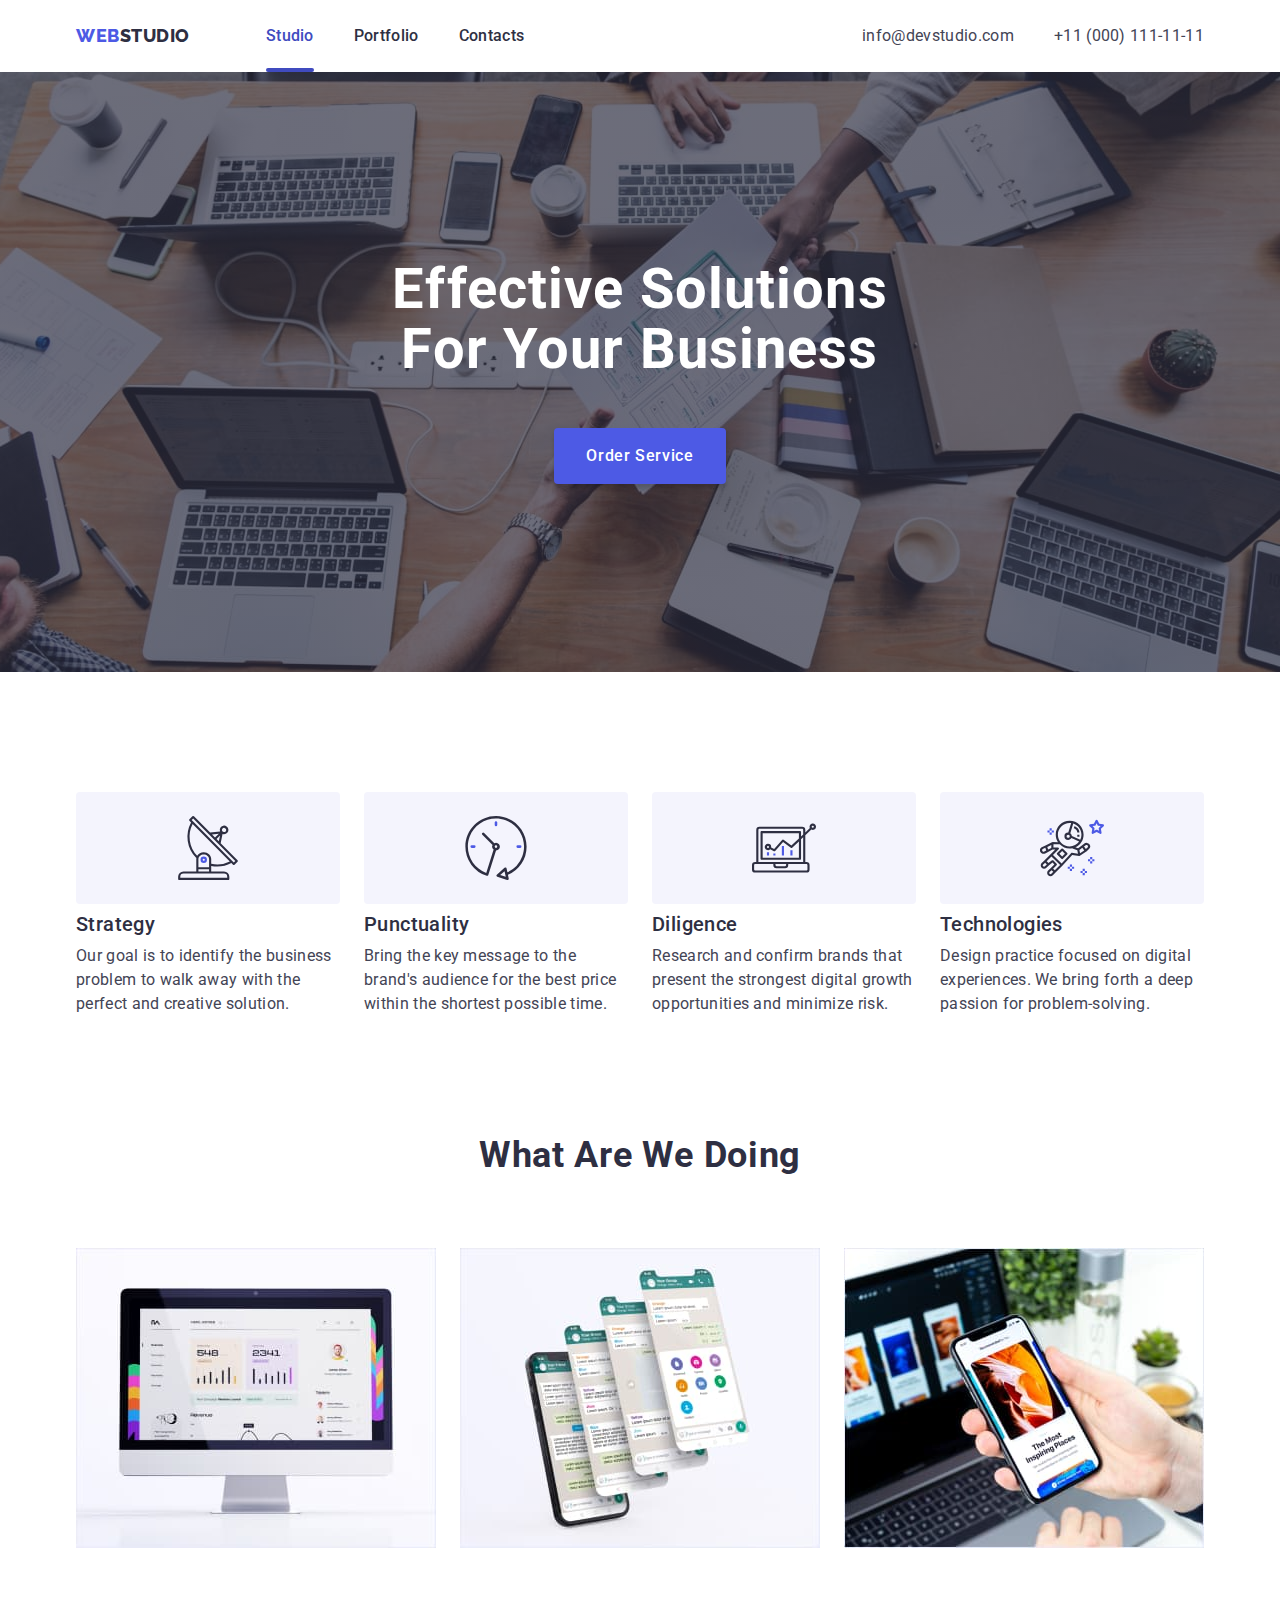
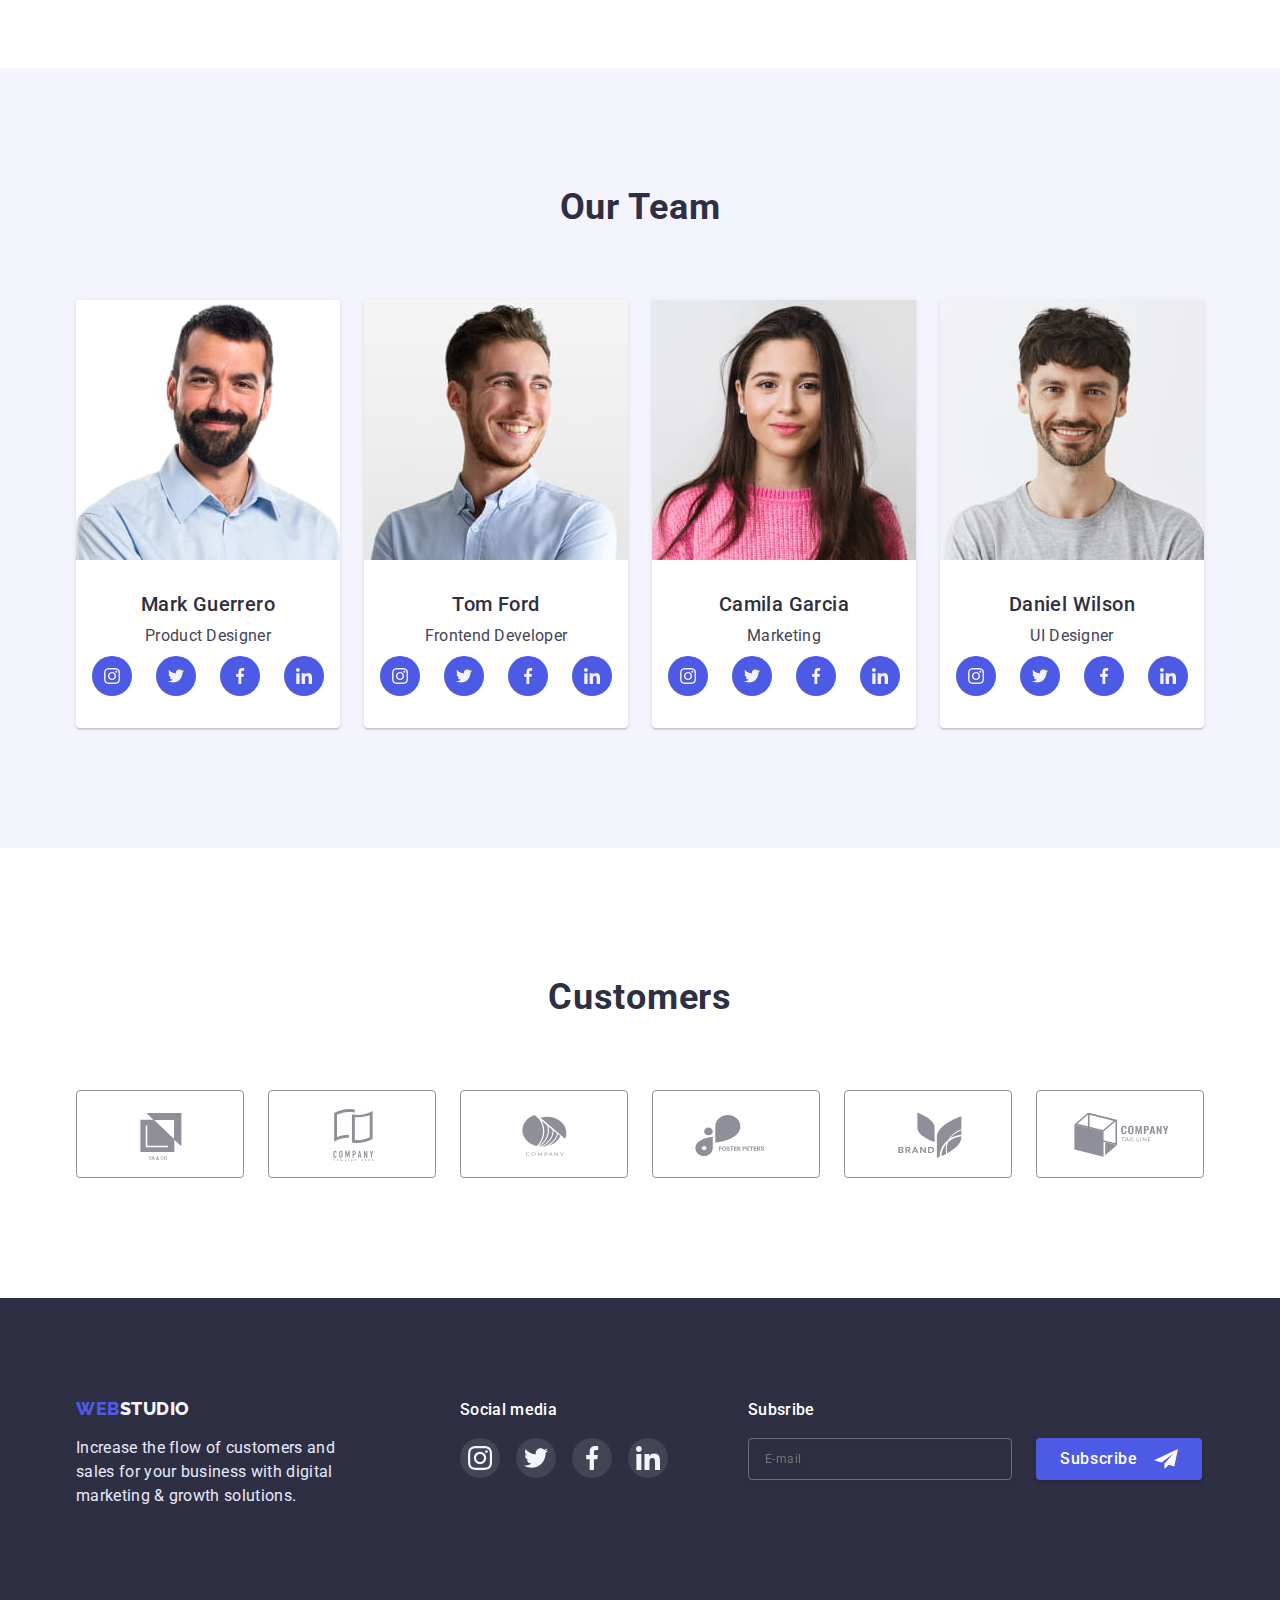
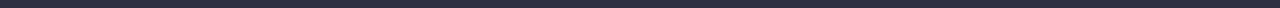
<file: index.html>
<!DOCTYPE html>
<html lang="en">
  <head>
    <meta charset="UTF-8">
    <meta http-equiv="X-UA-Compatible" content="IE=edge">
    <meta name="viewport" content="width=, initial-scale=1.0">
    <title>WebStudio</title>
    <link href="https://fonts.googleapis.com" rel="preconnect">
    <link href="https://fonts.gstatic.com" rel="preconnect" crossorigin>
    <link href="https://fonts.googleapis.com/css2?family=Raleway:wght@800&family=Roboto:wght@400;500;700&display=swap" rel="stylesheet">
    <link href="https://cdn.jsdelivr.net/npm/modern-normalize@1.1.0/modern-normalize.min.css" rel="stylesheet">
    <link href="./css/styles.css" rel="stylesheet">
  </head>
  <body>
    <!--Header-->
    <header class="page-header">
      <div class="container page-header-flex">
        <nav class="page-nav">
          <a class="logo-link link" href="./index.html">Web<span class="theme-light">Studio</span>
          </a>

          <ul class="menu list">
            <li class="menu-item">
              <a class="menu-link link current" href>Studio</a>
            </li>
            <li class="menu-item">
              <a class="menu-link link" href="./portfolio.html">Portfolio</a>
            </li>
            <li class="menu-item">
              <a class="menu-link link" href>Contacts</a>
            </li>
          </ul>
        </nav>

        <address>
          <ul class="contact-list list">
            <li class="contact-list-item">
              <a class="contact-list-link link" href="mailto:info@devstudio.com">info@devstudio.com</a>
            </li>
            <li class="contact-list-item">
              <a class="contact-list-link link" href="tel:+110001111111">+11 (000) 111-11-11</a>
            </li>
          </ul>
        </address>
      </div>
    </header>

    <main>
      <!--Hero-->
      <section class="hero style">
        <div class="container hero-positioning">
          <h1 class="main-title">Effective Solutions for Your Business</h1>
          <button class="modal-btn" data-modal-open type="button">
            Order Service
          </button>
        </div>
      </section>

      <!--Features-->
      <section class="features">
        <div class="container">
          <h2 class="visually-hidden">Features</h2>

          <ul class="features-list list features-list-flex">
            <li class="features-item icon-antenna">
              <h3 class="subtitle">Strategy</h3>
              <p class="description">
                Our goal is to identify the business problem to walk away with
                the perfect and creative solution.
              </p>
            </li>

            <li class="features-item icon-clock">
              <h3 class="subtitle">Punctuality</h3>
              <p class="description">
                Bring the key message to the brand's audience for the best price
                within the shortest possible time.
              </p>
            </li>

            <li class="features-item icon-diagram">
              <h3 class="subtitle">Diligence</h3>
              <p class="description">
                Research and confirm brands that present the strongest digital
                growth opportunities and minimize risk.
              </p>
            </li>

            <li class="features-item icon-astronaut">
              <h3 class="subtitle">Technologies</h3>
              <p class="description">
                Design practice focused on digital experiences. We bring forth a
                deep passion for problem-solving.
              </p>
            </li>
          </ul>
        </div>
      </section>

      <!-- What are we doing -->

      <section class="products">
        <div class="container">
          <h2 class="section-title">What are we doing</h2>

          <ul class="products-list list">
            <li class="product-list-item">
              <img class="product-img" src="./images/img1.jpg" alt="Display" width="360" height="300">
            </li>

            <li class="product-list-item">
              <img class="product-img" src="./images/img2.jpg" alt="Phone screens" width="360" height="300">
            </li>

            <li class="product-list-item">
              <img class="product-img" src="./images/img3.jpg" alt="Smartphone" width="360" height="300">
            </li>
          </ul>
        </div>
      </section>

      <!--Our Team-->
      <section class="team bg">
        <div class="container">
          <h2 class="section-title">Our Team</h2>

          <ul class="team-list list">
            <li class="team-list-item">
              <img src="./images/team-img1.jpg" alt="Photo Mark Guerrero" width="264" height="260">
              <div class="team-member">
                <h3 class="subtitle">Mark Guerrero</h3>
                <p class="description profession">Product Designer</p>
                <ul class="social-list list">
                  <li class="social-list-item">
                    <a class="social-list-link" href>
                      <svg class="social-list-icon" width="16px" height="16px">
                        <use href="./images/sprite.svg#icon-instagram"></use>
                      </svg>
                    </a>
                  </li>
                  <li class="social-list-item">
                    <a class="social-list-link" href>
                      <svg class="social-list-icon" width="16px" height="16px">
                        <use href="./images/sprite.svg#icon-twitter"></use>
                      </svg>
                    </a>
                  </li>
                  <li class="social-list-item">
                    <a class="social-list-link" href>
                      <svg class="social-list-icon" width="16px" height="16px">
                        <use href="./images/sprite.svg#icon-facebook"></use>
                      </svg>
                    </a>
                  </li>
                  <li class="social-list-item">
                    <a class="social-list-link" href>
                      <svg class="social-list-icon" width="16px" height="16px">
                        <use href="./images/sprite.svg#icon-linkedin"></use>
                      </svg>
                    </a>
                  </li>
                </ul>
              </div>
            </li>

            <li class="team-list-item">
              <img src="./images/team-img2.jpg" alt="Photo Tom Ford" width="264" height="260">
              <div class="team-member">
                <h3 class="subtitle">Tom Ford</h3>
                <p class="description profession">Frontend Developer</p>
                <ul class="social-list list">
                  <li class="social-list-item">
                    <a class="social-list-link" href>
                      <svg class="social-list-icon" width="16px" height="16px">
                        <use href="./images/sprite.svg#icon-instagram"></use>
                      </svg>
                    </a>
                  </li>
                  <li class="social-list-item">
                    <a class="social-list-link" href>
                      <svg class="social-list-icon" width="16px" height="16px">
                        <use href="./images/sprite.svg#icon-twitter"></use>
                      </svg>
                    </a>
                  </li>
                  <li class="social-list-item">
                    <a class="social-list-link" href>
                      <svg class="social-list-icon" width="16px" height="16px">
                        <use href="./images/sprite.svg#icon-facebook"></use>
                      </svg>
                    </a>
                  </li>
                  <li class="social-list-item">
                    <a class="social-list-link" href>
                      <svg class="social-list-icon" width="16px" height="16px">
                        <use href="./images/sprite.svg#icon-linkedin"></use>
                      </svg>
                    </a>
                  </li>
                </ul>
              </div>
            </li>

            <li class="team-list-item">
              <img src="./images/team-img3.jpg" alt="Photo Camila Garcia" width="264" height="260">
              <div class="team-member">
                <h3 class="subtitle">Camila Garcia</h3>
                <p class="description profession">Marketing</p>
                <ul class="social-list list">
                  <li class="social-list-item">
                    <a class="social-list-link" href>
                      <svg class="social-list-icon" width="16px" height="16px">
                        <use href="./images/sprite.svg#icon-instagram"></use>
                      </svg>
                    </a>
                  </li>
                  <li class="social-list-item">
                    <a class="social-list-link" href>
                      <svg class="social-list-icon" width="16px" height="16px">
                        <use href="./images/sprite.svg#icon-twitter"></use>
                      </svg>
                    </a>
                  </li>
                  <li class="social-list-item">
                    <a class="social-list-link" href>
                      <svg class="social-list-icon" width="16px" height="16px">
                        <use href="./images/sprite.svg#icon-facebook"></use>
                      </svg>
                    </a>
                  </li>
                  <li class="social-list-item">
                    <a class="social-list-link" href>
                      <svg class="social-list-icon" width="16px" height="16px">
                        <use href="./images/sprite.svg#icon-linkedin"></use>
                      </svg>
                    </a>
                  </li>
                </ul>
              </div>
            </li>

            <li class="team-list-item">
              <img src="./images/team-img4.jpg" alt="Photo Daniel Wilson" width="264" height="260">
              <div class="team-member">
                <h3 class="subtitle">Daniel Wilson</h3>
                <p class="description profession">UI Designer</p>
                <ul class="social-list list">
                  <li class="social-list-item">
                    <a class="social-list-link" href>
                      <svg class="social-list-icon" width="16px" height="16px">
                        <use href="./images/sprite.svg#icon-instagram"></use>
                      </svg>
                    </a>
                  </li>
                  <li class="social-list-item">
                    <a class="social-list-link" href>
                      <svg class="social-list-icon" width="16px" height="16px">
                        <use href="./images/sprite.svg#icon-twitter"></use>
                      </svg>
                    </a>
                  </li>
                  <li class="social-list-item">
                    <a class="social-list-link" href>
                      <svg class="social-list-icon" width="16px" height="16px">
                        <use href="./images/sprite.svg#icon-facebook"></use>
                      </svg>
                    </a>
                  </li>
                  <li class="social-list-item">
                    <a class="social-list-link" href>
                      <svg class="social-list-icon" width="16px" height="16px">
                        <use href="./images/sprite.svg#icon-linkedin"></use>
                      </svg>
                    </a>
                  </li>
                </ul>
              </div>
            </li>
          </ul>
        </div>
      </section>

      <!-- Customers -->

      <section class="customers">
        <div class="container">
          <h2 class="section-title">Customers</h2>
          <ul class="customers-list list">
            <li class="customers-list-item">
              <a class="customers-list-link" href>
                <svg class="customers-list-icon" width="104px" height="56px">
                  <use href="./images/sprite.svg#icon-logo1"></use>
                </svg>
              </a>
            </li>

            <li class="customers-list-item">
              <a class="customers-list-link" href>
                <svg class="customers-list-icon" width="104px" height="56px">
                  <use href="./images/sprite.svg#icon-logo2"></use>
                </svg>
              </a>
            </li>

            <li class="customers-list-item">
              <a class="customers-list-link" href>
                <svg class="customers-list-icon" width="104px" height="56px">
                  <use href="./images/sprite.svg#icon-logo3"></use>
                </svg>
              </a>
            </li>
            <li class="customers-list-item">
              <a class="customers-list-link" href>
                <svg class="customers-list-icon" width="104px" height="56px">
                  <use href="./images/sprite.svg#icon-logo4"></use>
                </svg>
              </a>
            </li>
            <li class="customers-list-item">
              <a class="customers-list-link" href>
                <svg class="customers-list-icon" width="104px" height="56px">
                  <use href="./images/sprite.svg#icon-logo5"></use>
                </svg>
              </a>
            </li>
            <li class="customers-list-item">
              <a class="customers-list-link" href>
                <svg class="customers-list-icon" width="104px" height="56px">
                  <use href="./images/sprite.svg#icon-logo6"></use>
                </svg>
              </a>
            </li>
          </ul>
        </div>
      </section>
    </main>

    <!--Footer-->

    <footer class="page-footer style">
      <div class="container page-footer-flex">
        <div class="tex-position">
          <a class="logo-link size link" href="./index.html">Web<span class="theme-dark">Studio</span>
          </a>
          <p class="description dark">
            Increase the flow of customers and sales for your business with
            digital marketing & growth solutions.
          </p>
        </div>
        <div class="social-media-part">
          <b class="social-media">Social media</b>
          <ul class="social-list list footer-list">
            <li class="social-list-item">
              <a class="social-list-link footer-link" href>
                <svg class="social-list-icon" width="24px" height="24px">
                  <use href="./images/sprite.svg#icon-instagram"></use>
                </svg>
              </a>
            </li>
            <li class="social-list-item">
              <a class="social-list-link footer-link" href>
                <svg class="social-list-icon" width="24px" height="24px">
                  <use href="./images/sprite.svg#icon-twitter"></use>
                </svg>
              </a>
            </li>
            <li class="social-list-item">
              <a class="social-list-link footer-link" href>
                <svg class="social-list-icon" width="24px" height="24px">
                  <use href="./images/sprite.svg#icon-facebook"></use>
                </svg>
              </a>
            </li>
            <li class="social-list-item">
              <a class="social-list-link footer-link" href>
                <svg class="social-list-icon" width="24px" height="24px">
                  <use href="./images/sprite.svg#icon-linkedin"></use>
                </svg>
              </a>
            </li>
          </ul>
        </div>

        <div class="subscribe">
          <b class="subscribe-title">Subsribe</b>
          <form class="subscribe-form">
            <label>
              <input class="modal-form-subscribe" name="user-email" type="email" placeholder="E-mail" required>
            </label>
            <button class="modal-btn subscribe-btn" type="submit">
              Subscribe
              <svg class="subcribe-icon" width="24px" height="24px">
                <use href="./images/sprite.svg#icon-subscribe"></use>
              </svg>
            </button>
          </form>
        </div>
      
      </div>
    </footer>
    <div class="backdrop is-hidden" data-modal>
      <div class="modal">
        <button class="modal-close-btn" data-modal-close type="button">
          <svg class="modal-close-icon" width="8px" height="8px">
            <use href="./images/sprite.svg#icon-modal-close"></use>
          </svg>
        </button>
        <b class="modal-title">Leave your contacts and we will call you back</b>
        <form class="modal-form">
          <label class="modal-form-field">
            <span class="field-description">Name</span>
            <span class="modal-form-input-wrapper">
              <input class="modal-form-input" name="user-name" type="text" required minlength="2" pattern="[a-zA-Zа-яА-ЯїЇ]+">
              <svg class="modal-form-input-icon" width="18px" height="18px">
                <use href="./images/sprite.svg#icon-modal-form-person"></use>
              </svg>
            </span>
          </label>
          <label class="modal-form-field">
            <span class="field-description">Phone</span>
            <span class="modal-form-input-wrapper">
              <input class="modal-form-input" name="user-phone" type="tel" title="XXX-XXX-XX-XX" required pattern="[0-9]{3}-[0-9]{3}-[0-9]{2}-[0-9]{2}">
              <svg class="modal-form-input-icon" width="18px" height="24px">
                <use href="./images/sprite.svg#icon-modal-form-phone"></use>
              </svg>
            </span>
          </label>
          <label class="modal-form-field">
            <span class="field-description">Email</span>
            <span class="modal-form-input-wrapper">
              <input class="modal-form-input" name="user-email" type="email" required>
              <svg class="modal-form-input-icon" width="18px" height="24px">
                <use href="./images/sprite.svg#icon-modal-form-email"></use>
              </svg>
            </span>
          </label>
          <label class="modal-form-field">
            <span class="field-description">Comment</span>
            <textarea class="modal-form-message" name="user-message" placeholder="Text input"></textarea>
          </label>
          <input class="modal-form-check visually-hidden" id="user-policy" name="user-policy" type="checkbox">
          <label class="check-description" for="user-policy">I accept the terms and conditions of the&nbsp;<a class="check-description-link" href>Privacy Policy</a>
          </label>
          <button class="modal-btn send" type="submit">Send</button>
        </form>
      </div>
    </div>
    <script src="./js/modal.js"></script>
  </body>
</html>
</file>
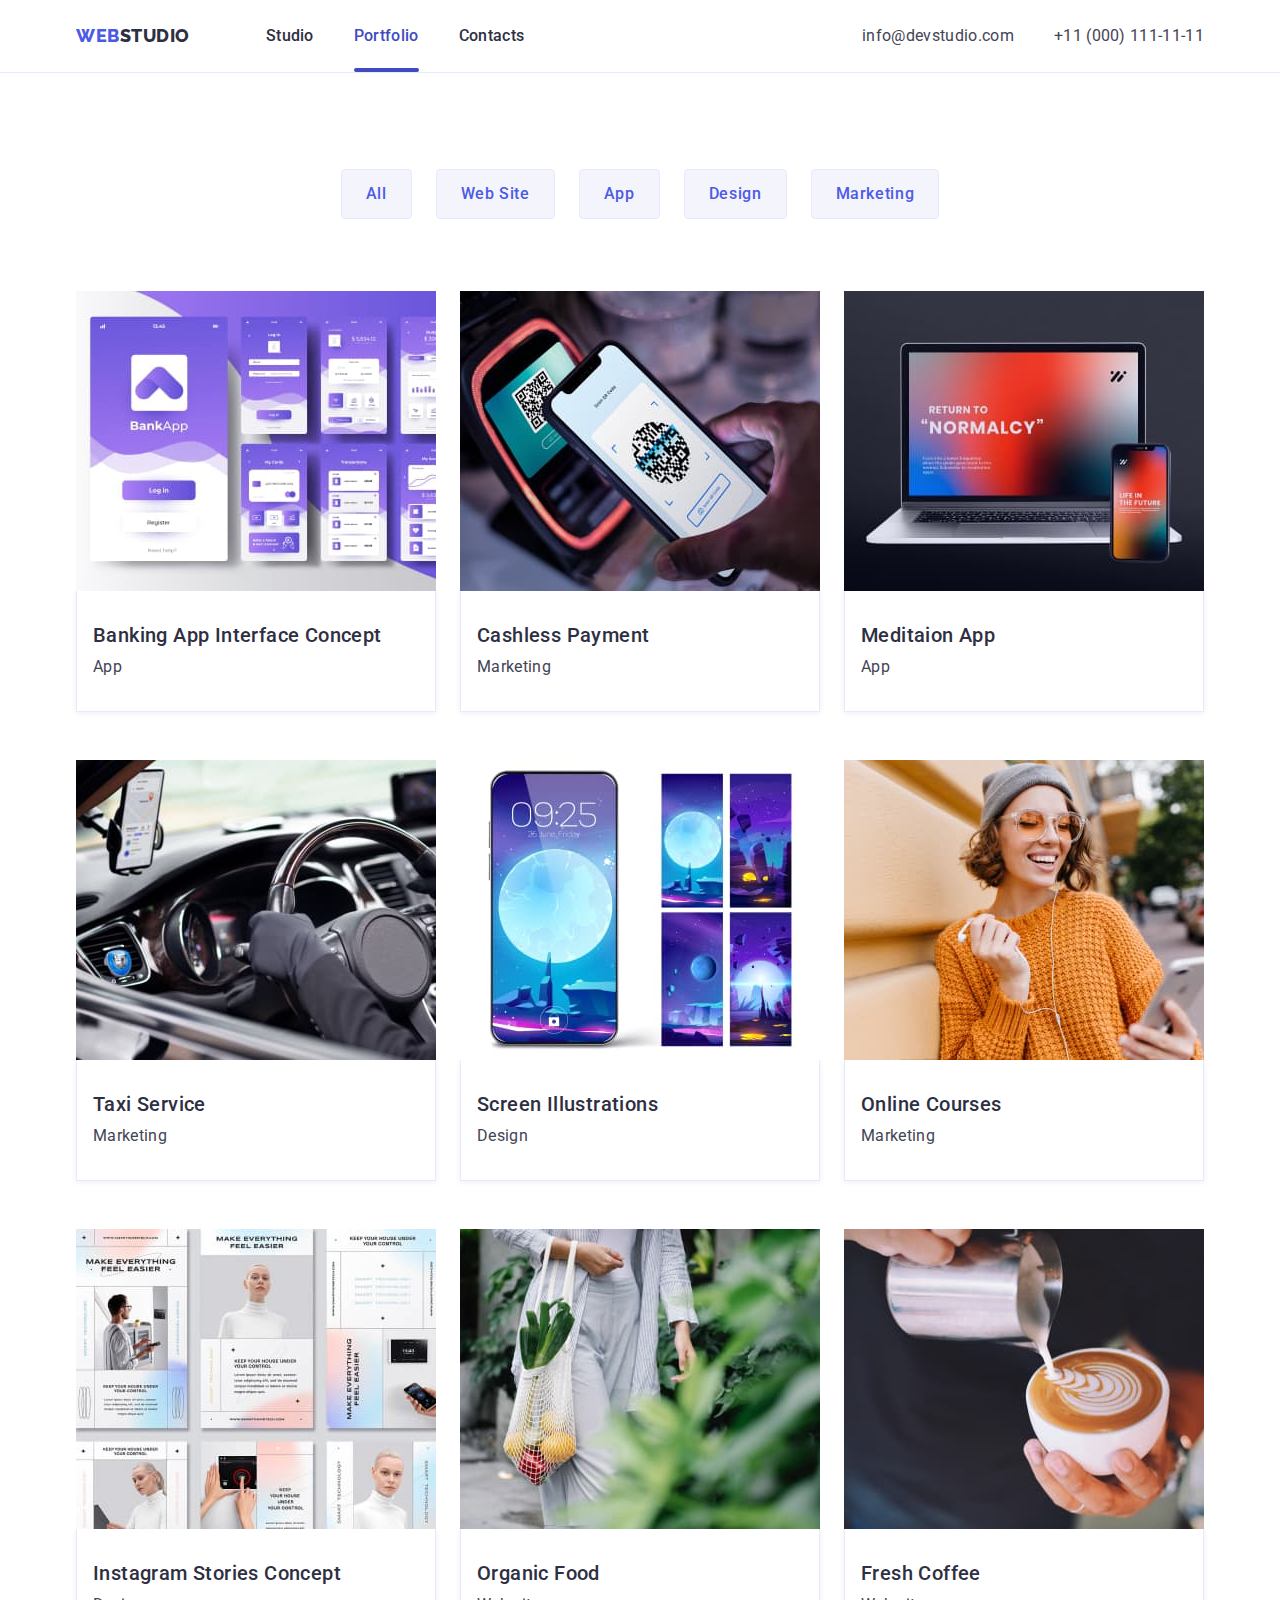
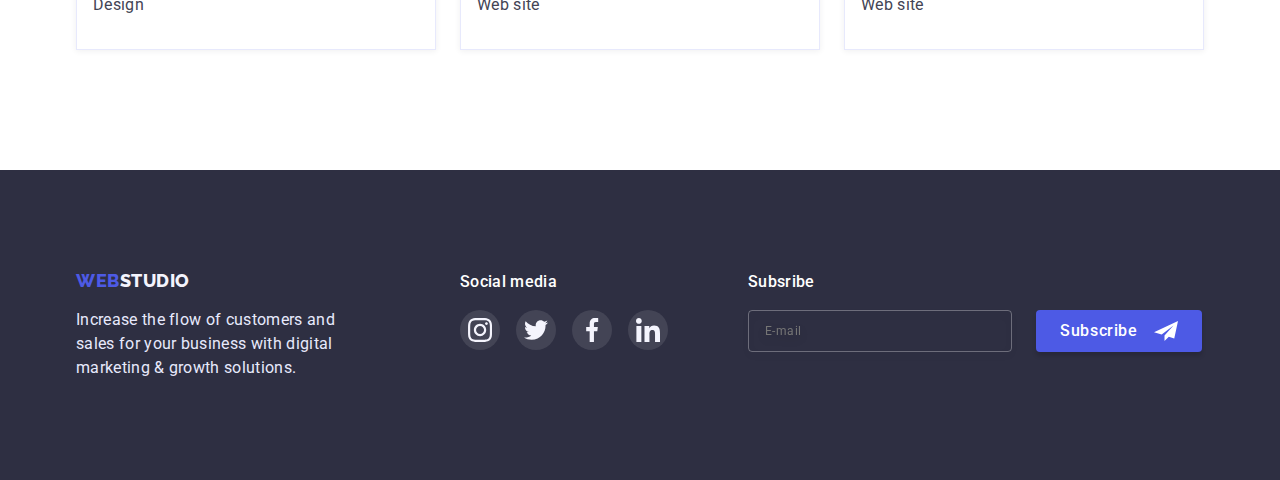
<file: portfolio.html>
<!DOCTYPE html>
<html lang="en">
  <head>
    <meta charset="UTF-8" />
    <meta http-equiv="X-UA-Compatible" content="IE=edge" />
    <meta name="viewport" content="width=, initial-scale=1.0" />
    <title>Portfolio</title>
    <link rel="preconnect" href="https://fonts.googleapis.com" />
    <link rel="preconnect" href="https://fonts.gstatic.com" crossorigin />
    <link
      href="https://fonts.googleapis.com/css2?family=Raleway:wght@800&family=Roboto:wght@400;500;700&display=swap"
      rel="stylesheet"
    />
    <link
      rel="stylesheet"
      href="https://cdn.jsdelivr.net/npm/modern-normalize@1.1.0/modern-normalize.min.css"
    />
    <link rel="stylesheet" href="./css/styles.css" />
  </head>
  <body>
    <!--Header-->
    <header class="page-header line">
      <div class="container page-header-flex">
        <nav class="page-nav">
          <a class="logo-link link" href="./index.html"
            >Web<span class="theme-light">Studio</span>
          </a>

          <ul class="menu list">
            <li class="menu-item">
              <a class="menu-link link" href="./index.html">Studio</a>
            </li>
            <li class="menu-item">
              <a class="menu-link link current" href="">Portfolio</a>
            </li>
            <li class="menu-item">
              <a class="menu-link link" href="">Contacts</a>
            </li>
          </ul>
        </nav>

        <address>
          <ul class="contact-list list">
            <li class="contact-list-item">
              <a class="contact-list-link link" href="mailto:info@devstudio.com"
                >info@devstudio.com</a
              >
            </li>
            <li class="contact-list-item">
              <a class="contact-list-link link" href="tel:+110001111111"
                >+11 (000) 111-11-11</a
              >
            </li>
          </ul>
        </address>
      </div>
    </header>

    <main>
      <!--Projects-->
      <section class="projects">
        <div class="container">
          <h1 class="visually-hidden">Projects</h1>

          <ul class="filter list">
            <li class="filter-item">
              <button class="filter-btn" type="button">All</button>
            </li>

            <li class="filter-item">
              <button class="filter-btn" type="button">Web Site</button>
            </li>

            <li class="filter-item">
              <button class="filter-btn" type="button">App</button>
            </li>

            <li class="filter-item">
              <button class="filter-btn" type="button">Design</button>
            </li>

            <li class="filter-item">
              <button class="filter-btn" type="button">Marketing</button>
            </li>
          </ul>

          <ul class="project-list list">
            <li class="project-list-item">
              <a class="project-link link" href="">
                <div class="overlay-wrap">
                  <img
                    class="project-img"
                    src="./images/project1.jpg"
                    alt="Photo Banking App"
                    width="360"
                    height="300"
                  />
                  <p class="overlay">
                    14 Stylish and User-Friendly App Design Concepts · Task
                    Manager App · Calorie Tracker App · Exotic Fruit Ecommerce
                    App · Cloud Storage App
                  </p>
                </div>
                <div class="card-content">
                  <h2 class="subtitle">Banking App Interface Concept</h2>
                  <p class="description">App</p>
                </div>
              </a>
            </li>

            <li class="project-list-item">
              <a class="project-link link" href="">
                <div class="overlay-wrap">
                  <img
                    class="project-img"
                    src="./images/project2.jpg"
                    alt="Photo Cashless Payment"
                    width="360"
                    height="300"
                  />
                  <p class="overlay">
                    14 Stylish and User-Friendly App Design Concepts · Task
                    Manager App · Calorie Tracker App · Exotic Fruit Ecommerce
                    App · Cloud Storage App
                  </p>
                </div>
                <div class="card-content">
                  <h2 class="subtitle">Cashless Payment</h2>
                  <p class="description">Marketing</p>
                </div>
              </a>
            </li>

            <li class="project-list-item">
              <a class="project-link link" href="">
                <div class="overlay-wrap">
                  <img
                    class="project-img"
                    src="./images/project3.jpg"
                    alt="Photo Meditaion App"
                    width="360"
                    height="300"
                  />
                  <p class="overlay">
                    14 Stylish and User-Friendly App Design Concepts · Task
                    Manager App · Calorie Tracker App · Exotic Fruit Ecommerce
                    App · Cloud Storage App
                  </p>
                </div>
                <div class="card-content">
                  <h2 class="subtitle">Meditaion App</h2>
                  <p class="description">App</p>
                </div>
              </a>
            </li>

            <li class="project-list-item">
              <a class="project-link link" href="">
                <div class="overlay-wrap">
                  <img
                    class="project-img"
                    src="./images/project4.jpg"
                    alt="Photo Taxi Service"
                    width="360"
                    height="300"
                  />
                  <p class="overlay">
                    14 Stylish and User-Friendly App Design Concepts · Task
                    Manager App · Calorie Tracker App · Exotic Fruit Ecommerce
                    App · Cloud Storage App
                  </p>
                </div>
                <div class="card-content">
                  <h2 class="subtitle">Taxi Service</h2>
                  <p class="description">Marketing</p>
                </div>
              </a>
            </li>

            <li class="project-list-item">
              <a class="project-link link" href="">
                <div class="overlay-wrap">
                  <img
                    class="project-img"
                    src="./images/project5.jpg"
                    alt="Photo Screen Illustrations"
                    width="360"
                    height="300"
                  />
                  <p class="overlay">
                    14 Stylish and User-Friendly App Design Concepts · Task
                    Manager App · Calorie Tracker App · Exotic Fruit Ecommerce
                    App · Cloud Storage App
                  </p>
                </div>
                <div class="card-content">
                  <h2 class="subtitle">Screen Illustrations</h2>
                  <p class="description">Design</p>
                </div>
              </a>
            </li>

            <li class="project-list-item">
              <a class="project-link link" href="">
                <div class="overlay-wrap">
                  <img
                    class="project-img"
                    src="./images/project6.jpg"
                    alt="Photo Online Courses"
                    width="360"
                    height="300"
                  />
                  <p class="overlay">
                    14 Stylish and User-Friendly App Design Concepts · Task
                    Manager App · Calorie Tracker App · Exotic Fruit Ecommerce
                    App · Cloud Storage App
                  </p>
                </div>
                <div class="card-content">
                  <h2 class="subtitle">Online Courses</h2>
                  <p class="description">Marketing</p>
                </div>
              </a>
            </li>

            <li class="project-list-item">
              <a class="project-link link" href="">
                <div class="overlay-wrap">
                  <img
                    class="project-img"
                    src="./images/project7.jpg"
                    alt="Photo Instagram Stories Concept"
                    width="360"
                    height="300"
                  />
                  <p class="overlay">
                    14 Stylish and User-Friendly App Design Concepts · Task
                    Manager App · Calorie Tracker App · Exotic Fruit Ecommerce
                    App · Cloud Storage App
                  </p>
                </div>
                <div class="card-content">
                  <h2 class="subtitle">Instagram Stories Concept</h2>
                  <p class="description">Design</p>
                </div>
              </a>
            </li>

            <li class="project-list-item">
              <a class="project-link link" href="">
                <div class="overlay-wrap">
                  <img
                    class="project-img"
                    src="./images/project8.jpg"
                    alt="Photo Organic Food"
                    width="360"
                    height="300"
                  />
                  <p class="overlay">
                    14 Stylish and User-Friendly App Design Concepts · Task
                    Manager App · Calorie Tracker App · Exotic Fruit Ecommerce
                    App · Cloud Storage App
                  </p>
                </div>
                <div class="card-content">
                  <h2 class="subtitle">Organic Food</h2>
                  <p class="description">Web site</p>
                </div>
              </a>
            </li>

            <li class="project-list-item">
              <a class="project-link link" href="">
                <div class="overlay-wrap">
                  <img
                    class="project-img"
                    src="./images/project9.jpg"
                    alt="Photo Fresh Coffee"
                    width="360"
                    height="300"
                  />

                  <p class="overlay">
                    14 Stylish and User-Friendly App Design Concepts · Task
                    Manager App · Calorie Tracker App · Exotic Fruit Ecommerce
                    App · Cloud Storage App
                  </p>
                </div>
                <div class="card-content">
                  <h2 class="subtitle">Fresh Coffee</h2>
                  <p class="description">Web site</p>
                </div>
              </a>
            </li>
          </ul>
        </div>
      </section>
    </main>

    <!--Footer-->

    <footer class="page-footer style">
      <div class="container page-footer-flex">
        <div class="tex-position">
          <a class="logo-link size link" href="./index.html"
            >Web<span class="theme-dark">Studio</span>
          </a>
          <p class="description dark">
            Increase the flow of customers and sales for your business with
            digital marketing & growth solutions.
          </p>
        </div>
        <div class="social-media-part">
          <h2 class="social-media">Social media</h2>
          <ul class="social-list list footer-list">
            <li class="social-list-item">
              <a href="" class="social-list-link footer-link">
                <svg class="social-list-icon" width="24px" height="24px">
                  <use href="./images/sprite.svg#icon-instagram"></use>
                </svg>
              </a>
            </li>
            <li class="social-list-item">
              <a href="" class="social-list-link footer-link">
                <svg class="social-list-icon" width="24px" height="24px">
                  <use href="./images/sprite.svg#icon-twitter"></use>
                </svg>
              </a>
            </li>
            <li class="social-list-item">
              <a href="" class="social-list-link footer-link">
                <svg class="social-list-icon" width="24px" height="24px">
                  <use href="./images/sprite.svg#icon-facebook"></use>
                </svg>
              </a>
            </li>
            <li class="social-list-item">
              <a href="" class="social-list-link footer-link">
                <svg class="social-list-icon" width="24px" height="24px">
                  <use href="./images/sprite.svg#icon-linkedin"></use>
                </svg>
              </a>
            </li>
          </ul>
        </div>

        <div class="subscribe">
          <b class="subscribe-title">Subsribe</b>
          <form class="subscribe-form">
            <label>
              <input
                type="email"
                name="user-email"
                class="modal-form-subscribe"
                placeholder="E-mail"
                required
              />
            </label>
            <button type="submit" class="modal-btn subscribe-btn">
              Subscribe
              <svg class="subcribe-icon" width="24px" height="24px">
                <use href="./images/sprite.svg#icon-subscribe"></use>
              </svg>
            </button>
          </form>
        </div>
      </div>
    </footer>
  </body>
</html>
</file>
<file: css/styles.css>
:root {
  --primary-font: "Roboto", sans-serif;
  --primary-font-size: 16px;
  --primary-text-color: #434455;
  --secondary-text-color: #2e2f42;
  --primary-text-color-theme-dark: #e7e9fc;
  --secondary-text-color-theme-dark: #ffffff;
  --primary-logo-text-color: #4d5ae5;
  --logo-text-color-theme-light: #2e2f42;
  --logo-text-color-theme-dark: #f4f4fd;
  --accent-color: #404bbf;
  --button-color: #4d5ae5;
  --secondary-button-color: #f4f4fd;
  --primary-bg-color: #ffffff;
  --secondary-bg-color: #2e2f42;
  --third-bg-color: #f4f4fd;
  --decoration-color: #e7e9fc;
  --primary-icon-bg-color: #4d5ae5;
  --secondary-icon-bg-color: rgba(255, 255, 255, 0.1);
  --third-icon-bg-color: #31d0aa;
  --border-color: #8e8f99;
  --card-color: #4d5ae5;
  --modal-background: #fcfcfc;
  --modal-form-text-color: #8e8f99;
  --secondary-modal-form-text-color: #757575;
}

h1,
h2,
h3,
h4,
h5,
h6,
p {
  margin-top: 0;
  margin-bottom: 0;
}

ul,
ol {
  margin-top: 0;
  margin-bottom: 0;
  padding-left: 0;
}

img {
  display: block;
}

button {
  cursor: pointer;
}

.list {
  list-style: none;
}

.link {
  text-decoration: none;
}

body {
  font-family: var(--primary-font);
  background-color: var(--primary-bg-color);
  color: var(--primary-text-color);
  font-size: var(--primary-font-size);
}

.container {
  width: 1158px;
  margin-left: auto;
  margin-right: auto;
  padding-left: 15px;
  padding-right: 15px;
}

/* ================== Components ======================= */

.logo-link {
  font-family: "Raleway", sans-serif;
  font-weight: 800;
  font-size: 18px;
  line-height: 1.33;
  letter-spacing: 0.03em;
  text-transform: uppercase;
  color: var(--primary-logo-text-color);
  margin-right: 76px;
}

.modal-btn {
  font-family: inherit;
  font-weight: 500;
  font-size: 16px;
  line-height: 1.5;
  align-items: center;
  letter-spacing: 0.04em;
  background-color: var(--button-color);
  color: var(--secondary-text-color-theme-dark);
  border: none;
  box-shadow: 0px 4px 4px rgba(0, 0, 0, 0.15);
  border-radius: 4px;
  padding: 16px 32px;
  transition: background-color 250ms cubic-bezier(0.4, 0, 0.2, 1);
}

.modal-btn:hover,
.modal-btn:focus {
  background-color: var(--accent-color);
}

.subtitle {
  font-weight: 500;
  font-size: 20px;
  line-height: 1.2;
  letter-spacing: 0.02em;
  color: var(--secondary-text-color);
  margin-bottom: 8px;
}

.description {
  line-height: 1.5;
  letter-spacing: 0.02em;
  color: var(--primary-text-color);
}

.section-title {
  font-weight: 700;
  font-size: 36px;
  line-height: 1.11;
  text-align: center;
  letter-spacing: 0.02em;
  text-transform: capitalize;
  color: var(--secondary-text-color);
  margin-bottom: 72px;
}
/* =================== /Component ====================== */

/* CТИЛІ index.html */

/* ====================== Header ======================= */

.page-header {
  padding-top: 24px;
  padding-bottom: 24px;
}

.page-header-flex {
  display: flex;
  align-items: center;
  justify-content: space-between;
}

.page-nav {
  display: flex;
  align-items: center;
}

.menu {
  display: flex;
  align-items: center;
}

.theme-light {
  color: var(--logo-text-color-theme-light);
}

.menu-item:not(:last-child) {
  margin-right: 40px;
}

.menu-link {
  font-weight: 500;
  line-height: 1.5;
  letter-spacing: 0.02em;
  color: var(--secondary-text-color);
  transition: color 250ms cubic-bezier(0.4, 0, 0.2, 1);
}

.menu-link:hover,
.menu-link:focus {
  color: var(--accent-color);
}

.current {
  position: relative;
  color: var(--accent-color);
}

.current::after {
  content: "";
  position: absolute;
  bottom: 0;
  left: 0;
  transform: translate(0, 27px);
  display: inline-block;
  width: 100%;
  height: 4px;
  background-color: var(--accent-color);
  border-radius: 2px;
}

.contact-list {
  display: flex;
}

.contact-list-item:not(:first-child) {
  margin-left: 40px;
}
.contact-list-link {
  font-style: normal;
  line-height: 1.5;
  letter-spacing: 0.02em;
  color: var(--primary-text-color);
  transition: color 250ms cubic-bezier(0.4, 0, 0.2, 1);
}

.contact-list-link:hover,
.contact-list-link:focus {
  color: var(--accent-color);
}

/* ========================== /Header ===================== */

/* ============================= Hero ===================== */

.hero {
  padding-top: 188px;
  padding-bottom: 188px;
  max-width: 1440px;
  height: 600px;
  margin-left: auto;
  margin-right: auto;
  background-image: linear-gradient(
      rgba(46, 47, 66, 0.7),
      rgba(46, 47, 66, 0.7)
    ),
    url(../images/people-office.jpg);
  background-size: cover;
  background-repeat: no-repeat;
  background-position: center;
}

.style {
  background-color: var(--secondary-bg-color);
}

.hero-positioning {
  text-align: center;
}

.main-title {
  font-weight: 700;
  font-size: 56px;
  line-height: 1.07;
  text-align: center;
  letter-spacing: 0.02em;
  text-transform: capitalize;
  color: var(--secondary-text-color-theme-dark);
  width: 496px;
  margin-left: auto;
  margin-right: auto;
  margin-bottom: 48px;
}

.backdrop {
  position: fixed;
  top: 0;
  left: 0;
  width: 100%;
  height: 100%;
  background-color: rgba(46, 47, 66, 0.4);
  z-index: 100;
  opacity: 1;
  transition: opacity 250ms cubic-bezier(0.4, 0, 0.2, 1),
  visibility 250ms cubic-bezier(0.4, 0, 0.2, 1);
}

.backdrop.is-hidden {
  visibility: hidden;
  opacity: 0;
  pointer-events: none;
}

.backdrop.is-hidden .modal {
  transform: translate(-50%, -50%) scale(1.2);
}

.modal {
  position: absolute;
  top: 50%;
  left: 50%;
  transform: translate(-50%, -50%) scale(1);
  width: 408px;
  height: 584px;
  background: var(--modal-background);
  box-shadow: 0px 1px 1px rgba(0, 0, 0, 0.14), 0px 1px 3px rgba(0, 0, 0, 0.12),
    0px 2px 1px rgba(0, 0, 0, 0.2);
  border-radius: 4px;
  transition: transform 250ms cubic-bezier(0.4, 0, 0.2, 1);
  padding: 72px 24px 24px 24px;
}

.modal-close-btn {
  position: absolute;
  top: 24px;
  right: 24px;
  padding: 0;
  width: 24px;
  height: 24px;
  background: var(--decoration-color);
  border: 1px solid rgba(0, 0, 0, 0.1);
  border-radius: 50%;
  display: flex;
  justify-content: center;
  align-items: center;
  transition: background-color 250ms cubic-bezier(0.4, 0, 0.2, 1);
}

.modal-close-btn:hover,
.modal-close-btn:focus {
  background-color: var(--accent-color);
}

.modal-close-btn:hover .modal-close-icon,
.modal-close-btn:focus .modal-close-icon {
  fill: var(--secondary-text-color-theme-dark);
}

.modal-title {
  display: block;
  font-weight: 500;
  font-size: 16px;
  line-height: 1.5;
  text-align: center;
  letter-spacing: 0.02em;
  color: var(--logo-text-color-theme-light);
  margin-bottom: 16px;
}

.modal-form {
  display: flex;
  flex-direction: column;
}

.modal-form-field {
  margin-bottom: 8px;
}

.modal-form-input-wrapper {
  position: relative;
  display: block;
}

.modal-form-input {
  width: 100%;
  height: 40px;
  border: 1px solid rgba(33, 33, 33, 0.2);
  border-radius: 4px;
  padding-left: 38px;
  color: var(--secondary-text-color);
  font-size: 12px;
  line-height: 1.33;
  letter-spacing: 0.04em;
  transition: border 250ms cubic-bezier(0.4, 0, 0.2, 1);
  background-color: transparent;
}

.modal-form-input:focus {
  outline: none;
  border: 1px solid var(--button-color);
}

.modal-form-input-icon {
  position: absolute;
  top: 50%;
  transform: translateY(-50%);
  left: 16px;
  transition: fill 250ms cubic-bezier(0.4, 0, 0.2, 1);
  fill: var(--secondary-bg-color);
}

.modal-form-input:focus + .modal-form-input-icon {
  fill: var(--button-color);
}

.field-description {
  display: block;
  font-size: 12px;
  line-height: 1.33;
  letter-spacing: 0.04em;
  color: var(--modal-form-text-color);
  margin-bottom: 4px;
}

.modal-form-message {
  resize: none;
  width: 100%;
  height: 120px;
  padding: 8px 16px;
  font-size: 12px;
  line-height: 1.33;
  letter-spacing: 0.04em;
  transition: border 250ms cubic-bezier(0.4, 0, 0.2, 1);
  border: 1px solid rgba(33, 33, 33, 0.2);
  border-radius: 4px;
  background-color: transparent;
}

.modal-form-message::placeholder {
  color: rgba(117, 117, 117, 0.5);
}

.modal-form-message:focus {
  outline: none;
  border-color: var(--button-color);
}

.check-description {
  display: flex;
  align-items: center;
  font-size: 12px;
  line-height: 1.33;
  letter-spacing: 0.04em;
  color: var(--secondary-modal-form-text-color);
  margin-bottom: 24px;
}

.check-description-link {
  color: var(--primary-logo-text-color);
}

.check-description::before {
  content: "";
  display: block;
  width: 16px;
  height: 16px;
  border: 1.25px solid var(--secondary-bg-color);
  border-radius: 2px;
  cursor: pointer;
  margin-right: 8px;
}

.modal-form-check:checked + .check-description::before {
  background-color: var(--accent-color);
  border: 1.25px solid var(--accent-color);
  background-image: url(../images/privacy-policy.svg);
  background-repeat: no-repeat;
  background-position: center;
}

.modal-form-check:focus + .check-description::before {
  border: 1.25px solid var(--accent-color);
}

.send {
  align-self: center;
  padding-left: 65px;
  padding-right: 65px;
}

/* ============================ /Hero ====================== */

/* =========================== Features ==================== */

.features {
  padding-top: 120px;
  padding-bottom: 36px;
}

.visually-hidden {
  position: absolute;
  width: 1px;
  height: 1px;
  margin: -1px;
  border: 0;
  padding: 0;

  white-space: nowrap;
  clip-path: inset(100%);
  clip: rect(0 0 0 0);
  overflow: hidden;
}

.features-list-flex {
  display: flex;
  column-gap: 24px;
}

.features-item {
  flex-basis: calc((100% - 72px) / 4);
}

.features-item::before {
  content: "";
  display: block;
  height: 112px;
  background-color: var(--third-bg-color);
  background-size: contain;
  background-repeat: no-repeat;
  background-position: center;
  border-radius: 4px;
  margin-bottom: 8px;
}

.icon-antenna::before {
  background-image: url(../images/antenna.svg);
  background-size: 64px 64px;
}

.icon-clock::before {
  background-image: url(../images/clock.svg);
  background-size: 64px 64px;
}

.icon-diagram::before {
  background-image: url(../images/diagram.svg);
  background-size: 64px 64px;
}

.icon-astronaut::before {
  background-image: url(../images/astronaut.svg);
  background-size: 64px 64px;
}

/* =========================== /Features =================== */

/* ============================ Products =================== */

.products {
  padding-top: 84px;
  padding-bottom: 120px;
}

.products-list {
  display: flex;
  column-gap: 24px;
}

.product-list-item {
  flex-basis: calc((100% - 48px) / 3);
}

/* ============================ /Products ================== */

/* =============================== Team ==================== */

.team {
  padding-top: 120px;
  padding-bottom: 120px;
}

.bg {
  background-color: var(--third-bg-color);
}

.team-list {
  display: flex;
  align-items: center;
  column-gap: 24px;
  text-align: center;
}

.team-list-item {
  flex-basis: calc((100% - 72px) / 4);
  background-color: var(--primary-bg-color);
  border-radius: 0px 0px 4px 4px;
  box-shadow: 0px 1px 6px rgba(46, 47, 66, 0.08),
    0px 1px 1px rgba(46, 47, 66, 0.16), 0px 2px 1px rgba(46, 47, 66, 0.08);
}

.team-member {
  padding: 32px 16px;
}

.profession {
  margin-bottom: 8px;
}

.social-list {
  display: flex;
  justify-content: center;
  gap: 24px;
  /* margin-top: 8px; */
}

.social-list-item {
  width: 40px;
  height: 40px;
}

.social-list-link {
  display: flex;
  justify-content: center;
  align-items: center;
  width: 100%;
  height: 100%;
  border-radius: 50%;
  background-color: var(--primary-icon-bg-color);
  transition: background-color 250ms cubic-bezier(0.4, 0, 0.2, 1);
}

.social-list-link:hover,
.social-list-link:focus {
  background-color: var(--accent-color);
}

.social-list-icon {
  fill: var(--logo-text-color-theme-dark);
}

/* =============================== /Team =================== */

/* ============================ Customers ================== */

.customers {
  padding-top: 130px;
  padding-bottom: 120px;
}

.customers-list {
  display: flex;
  justify-content: space-between;
}

.customers-list-item {
  width: 168px;
  height: 88px;
}

.customers-list-link {
  display: flex;
  justify-content: center;
  align-items: center;
  width: 100%;
  height: 100%;
  border: 1px solid var(--border-color);
  border-radius: 4px;
  color: var(--border-color);
  transition: border 250ms cubic-bezier(0.4, 0, 0.2, 1),
    color 250ms cubic-bezier(0.4, 0, 0.2, 1);
}

.customers-list-link:hover,
.customers-list-icon:focus {
  border: 1px solid var(--accent-color);
  color: var(--accent-color);
}

.customers-list-icon {
  fill: currentColor;
}

/* =========================== /Customers ================== */

/* ============================= Footer ==================== */

.page-footer {
  padding-top: 100px;
  padding-bottom: 100px;
}

.theme-dark {
  color: var(--logo-text-color-theme-dark);
}

.size {
  display: inline-block;
  line-height: 1.16;
  margin-bottom: 16px;
  margin-right: 0;
}

.dark {
  color: var(--primary-text-color-theme-dark);
  width: 264px;
}

.page-footer-flex {
  display: flex;
  align-items: baseline;  
}

.social-media-part {
  margin-left: 120px;
}

.social-media {
  display: inline-block;
  font-weight: 500;
  font-size: 16px;
  line-height: 1.5;
  letter-spacing: 0.02em;
  color: var(--secondary-text-color-theme-dark);
  margin-bottom: 16px;
}

.footer-list {
  gap: 16px;
}

.footer-link {
  background-color: var(--secondary-icon-bg-color);
  transition: background-color 250ms cubic-bezier(0.4, 0, 0.2, 1);
}

.footer-link:hover,
.footer-link:focus {
  background-color: var(--third-icon-bg-color);
}

.subscribe {
  margin-left: 80px;
}

.subscribe-title {
  display: inline-block;
  font-weight: 500;
  font-size: 16px;
  line-height: 1.5;
  letter-spacing: 0.02em;
  color: var(--secondary-text-color-theme-dark);
  margin-bottom: 16px;
}

.subscribe-form {
  display: flex;
  gap: 24px;
}

.modal-form-subscribe {
  width: 264px;  
  border: 1px solid rgba(255, 255, 255, 0.3);
  filter: drop-shadow(0px 4px 4px rgba(0, 0, 0, 0.15));
  border-radius: 4px;
  background-color: transparent;
  padding: 8px 16px;
  font-size: 12px;
  line-height: 2;
  display: flex;
  align-items: center;
  letter-spacing: 0.04em;
  color: var(--secondary-text-color-theme-dark);
  transition: border 250ms cubic-bezier(0.4, 0, 0.2, 1);
}

.modal-form-subscribe:focus {
  outline: none;
  border: 1px solid var(--primary-bg-color);
}

.subscribe-btn {
  border-radius: 4px;
  display: flex;
  justify-content: center;
  align-items: center;
  padding: 8px 24px;
  gap: 16px;
}

/* =========================== /Footer ===================== */

/* CТИЛІ portfolio.html */

.line {
  border-bottom: 1px solid var(--decoration-color);
}

.projects {
  padding-top: 96px;
  padding-bottom: 120px;
}

.filter {
  display: flex;
  justify-content: center;
  column-gap: 24px;
  margin-bottom: 72px;
}

.filter-btn {
  font-family: inherit;
  font-weight: 500;
  line-height: 1.5;
  letter-spacing: 0.04em;
  background-color: var(--secondary-button-color);
  color: var(--button-color);
  border: 1px solid var(--decoration-color);
  border-radius: 4px;
  padding: 12px 24px;
  transition: background-color 250ms cubic-bezier(0.4, 0, 0.2, 1),
    color 250ms cubic-bezier(0.4, 0, 0.2, 1),
    border-color 250ms cubic-bezier(0.4, 0, 0.2, 1),
    box-shadow 250ms cubic-bezier(0.4, 0, 0.2, 1);
}

.filter-btn:hover,
.filter-btn:focus {
  background-color: var(--accent-color);
  color: var(--secondary-text-color-theme-dark);
  border-color: transparent;
  box-shadow: 0px 3px 1px rgba(0, 0, 0, 0.1), 0px 2px 1px rgba(0, 0, 0, 0.08),
    0px 2px 2px rgba(0, 0, 0, 0.12);
}

.project-list {
  display: flex;
  align-items: center;
  flex-wrap: wrap;
  row-gap: 48px;
  column-gap: 24px;
}

.project-list-item {
  flex-basis: calc((100% - 48px) / 3);
}

.project-link {
  display: block;
  transition: box-shadow 250ms cubic-bezier(0.4, 0, 0.2, 1);
}

.project-link:hover .overlay,
.project-link:focus .overlay {
  transform: translate(0, 0);
}

.project-link:hover,
.project-link:focus {
  box-shadow: 0px 1px 6px rgba(46, 47, 66, 0.08),
    0px 1px 1px rgba(46, 47, 66, 0.16), 0px 2px 1px rgba(46, 47, 66, 0.08);
}

.card-content {
  padding-top: 32px;
  padding-bottom: 32px;
  padding-left: 16px;
  border-right: 1px solid var(--decoration-color);
  border-left: 1px solid var(--decoration-color);
  border-bottom: 1px solid var(--decoration-color);
  box-shadow: 0px 1px 6px rgba(46, 47, 66, 0.08);
}

.overlay-wrap {
  position: relative;
  overflow: hidden;
}

.overlay {
  position: absolute;
  top: 0;
  left: 0;
  width: 100%;
  height: 100%;
  transform: translate(0, 100%);
  transition: transform 250ms cubic-bezier(0.4, 0, 0.2, 1);
  font-size: 16px;
  line-height: 1.5;
  letter-spacing: 0.02em;
  color: var(--logo-text-color-theme-dark);
  background-color: var(--primary-icon-bg-color);
  padding-top: 40px;
  padding-left: 32px;
  padding-right: 32px;
  overflow: auto;
}
</file>
